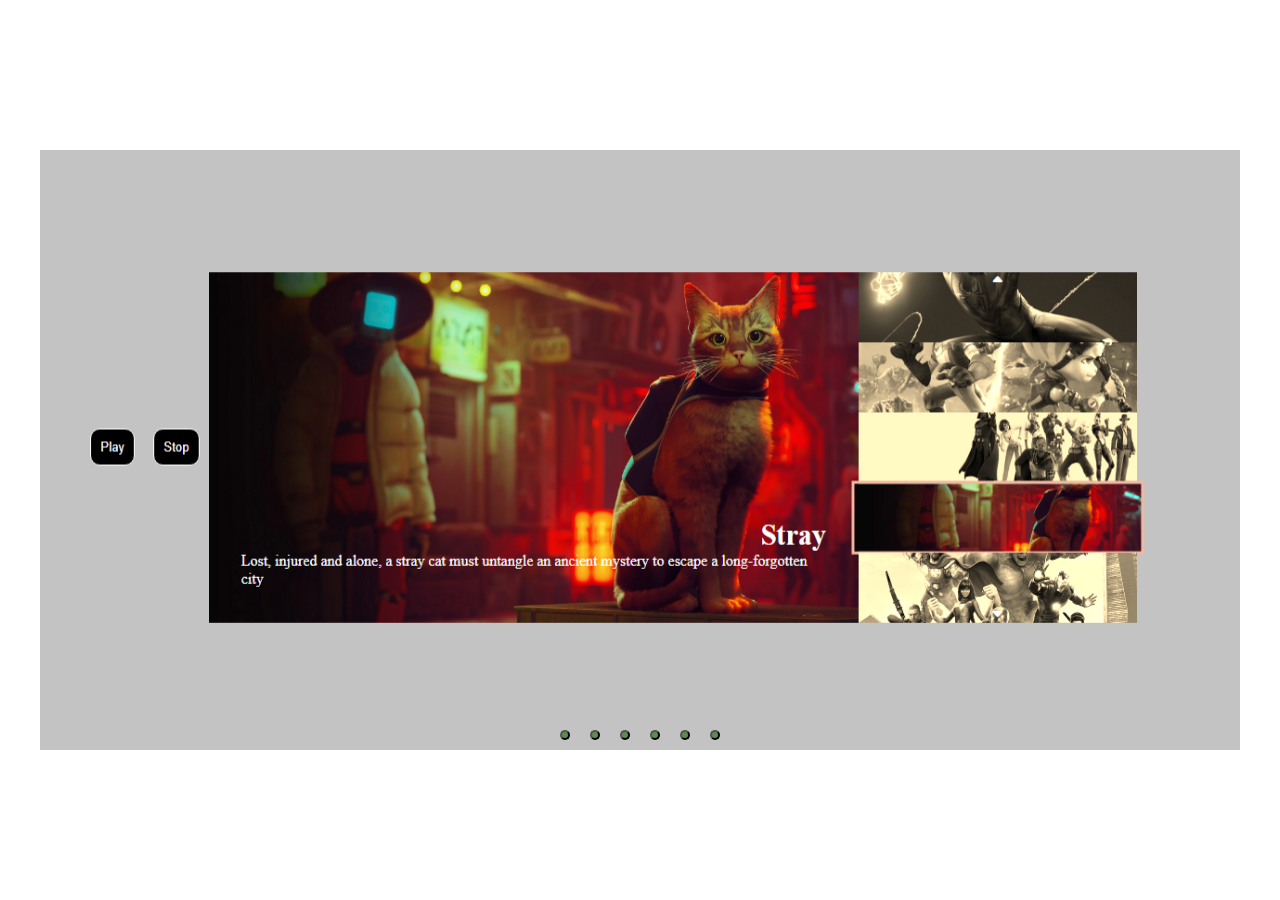
<file: ex-11 slider/index.html>
<!DOCTYPE html>
<html lang="en">
  <head>
    <meta charset="UTF-8" />
    <meta name="viewport" content="width=device-width, initial-scale=1.0" />
    <meta http-equiv="X-UA-Compatible" content="ie=edge" />
    <link rel="stylesheet" href="style.css" />
    <script defer src="script.js"></script>
    <title>Carosel</title>
  </head>
  <body>
    <div class="container">
      <img class="slide" src="./img/Screenshot_20230212_175325.png" alt="" />
      <img class="slide" src="./img/Screenshot_20230212_180100.png" alt="" />
      <img class="slide" src="./img/Screenshot_20230212_180337.png" alt="" />
      <img class="slide" src="./img/Screenshot_20230212_181833.png" alt="" />
      <img class="slide" src="./img/Screenshot_20230212_182144.png" alt="" />
      <img class="slide" src="./img/Screenshot_20230212_183637.png" alt="" />
      <!-- <button class="btn-left">left</button>
      <button class="btn-right">right</button> -->
      <div class="pointer-container"></div>
    </div>
  </body>
</html>
</file>
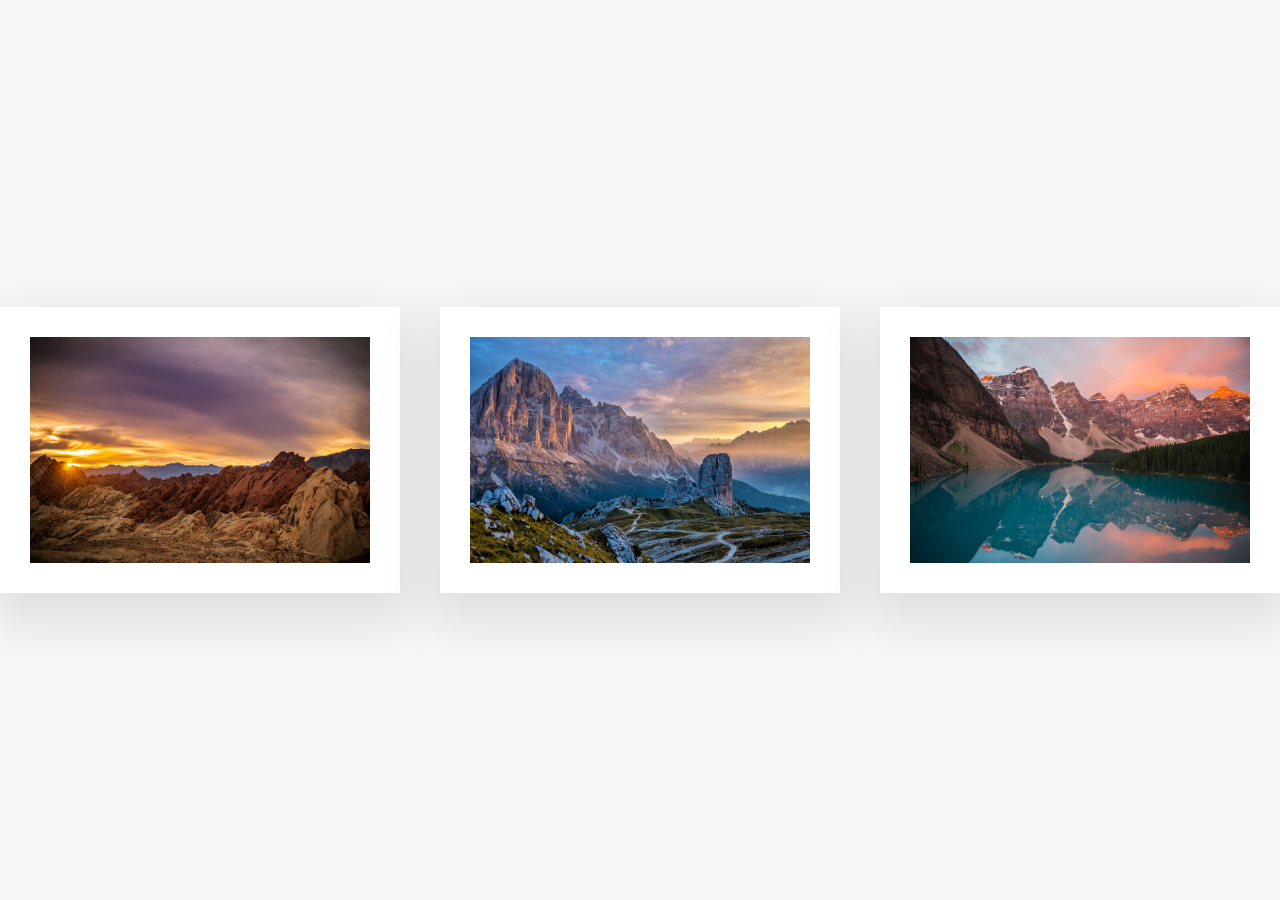
<file: ex-12(ajax_async_await)/index.html>
<!DOCTYPE html>
<html lang="en">
  <head>
    <meta charset="UTF-8" />
    <meta name="viewport" content="width=device-width, initial-scale=1.0" />
    <meta http-equiv="X-UA-Compatible" content="ie=edge" />
    <link rel="stylesheet" href="style.css" />
    <script defer src="script.js"></script>
    <title>Asynchronous JavaScript</title>
  </head>
  <body>
    <main class="container">
      <div class="countries">
        
        
       
      </div>
      <!-- <button class="btn-country">Where am I?</button> -->
      <div class="images"></div>
      <div class="chal"></div>
    </main>
  </body>
</html>
</file>
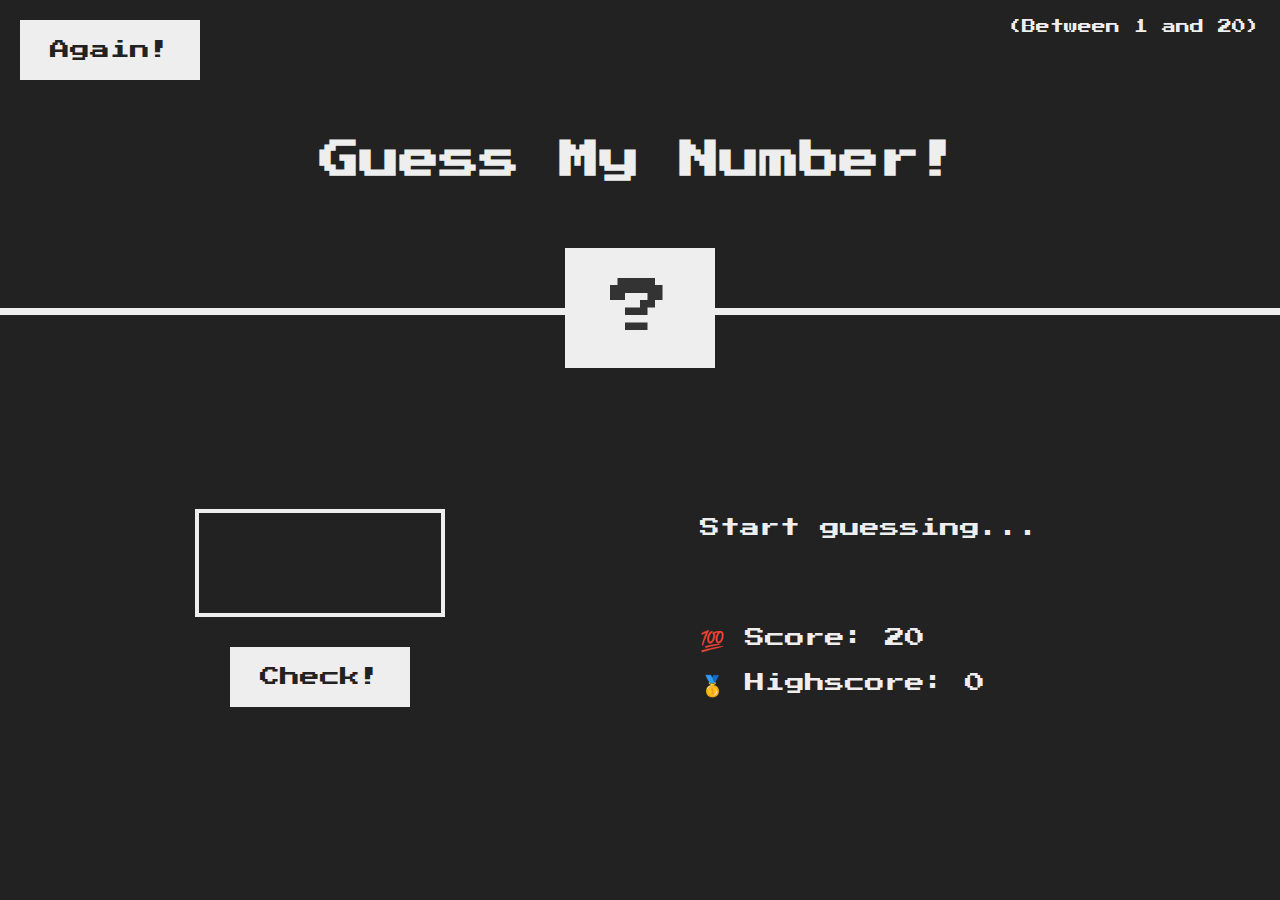
<file: ex-4(First-game)/index.html>
<!DOCTYPE html>
<html lang="en">
  <head>
    <meta charset="UTF-8" />
    <meta name="viewport" content="width=device-width, initial-scale=1.0" />
    <meta http-equiv="X-UA-Compatible" content="ie=edge" />
    <link rel="stylesheet" href="style.css" />
    <title>Guess My Number!</title>
  </head>
  <body>
    <header>
      <h1>Guess My Number!</h1>
      <p class="between">(Between 1 and 20)</p>
      <button class="btn again">Again!</button>
      <div class="number">?</div>
    </header>
    <main>
      <section class="left">
        <input type="number" class="guess" />
        <button class="btn check">Check!</button>
      </section>
      <section class="right">
        <p class="message">Start guessing...</p>
        <p class="label-score">💯 Score: <span class="score">20</span></p>
        <p class="label-highscore">
          🥇 Highscore: <span class="highscore">0</span>
        </p>
      </section>
    </main>
    <script src="script.js"></script>
  </body>
</html>
</file>
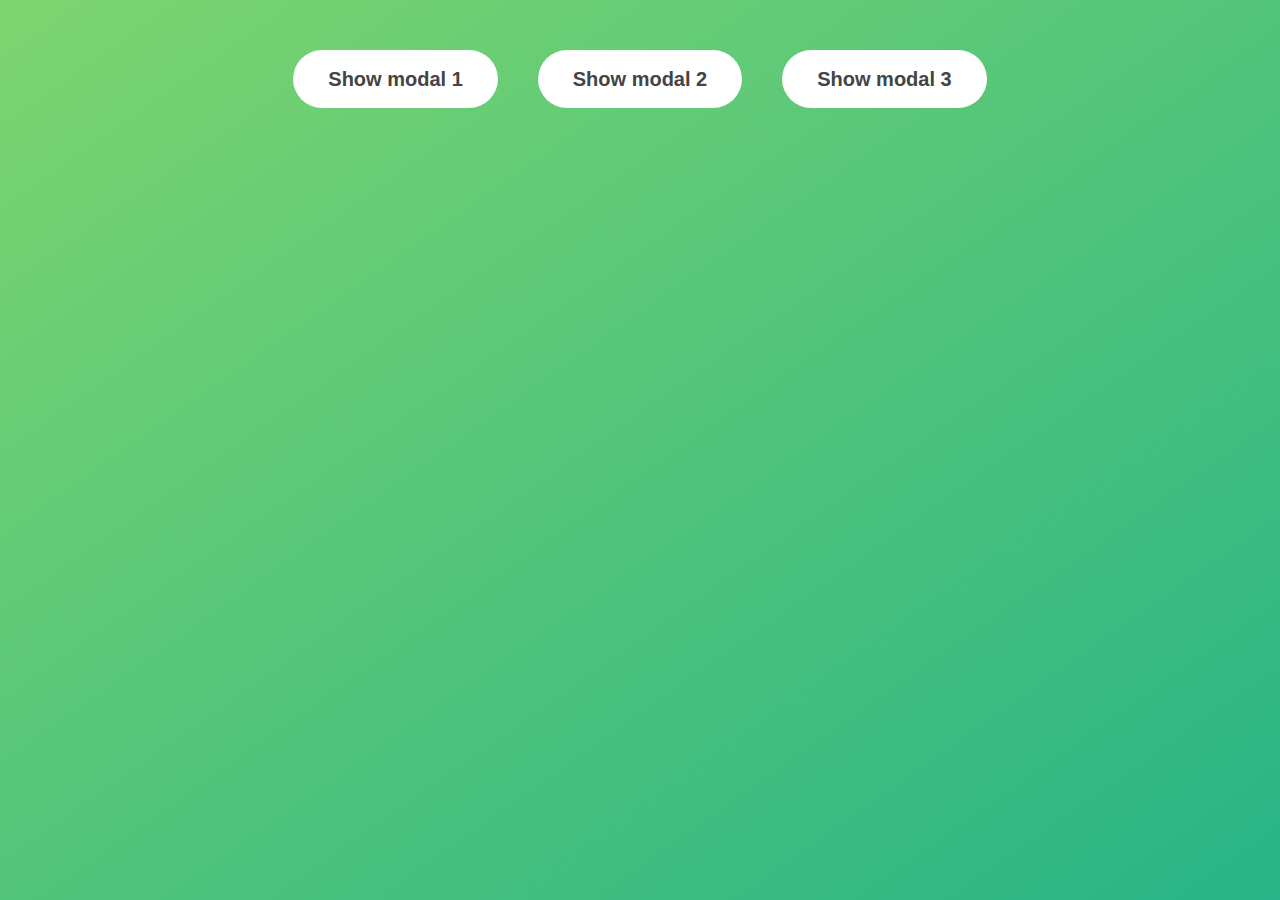
<file: ex-5(Modal)/index.html>
<!DOCTYPE html>
<html lang="en">
  <head>
    <meta charset="UTF-8" />
    <meta name="viewport" content="width=device-width, initial-scale=1.0" />
    <meta http-equiv="X-UA-Compatible" content="ie=edge" />
    <link rel="stylesheet" href="style.css" />
    <title>Modal window</title>
  </head>
  <body>
    <button class="show-modal">Show modal 1</button>
    <button class="show-modal">Show modal 2</button>
    <button class="show-modal">Show modal 3</button>

    <div class="modal hidden">
      <button class="close-modal">&times;</button>
      <h1>I'm a modal window 😍</h1>
      <p class="first">Lord of the ring💍</p>
      <p class="second">Avatar👾</p>
      <p class="third">American Psycho 🔮</p>
    </div>
    <div class="overlay hidden"></div>

    <script src="script.js"></script>
  </body>
</html>
</file>
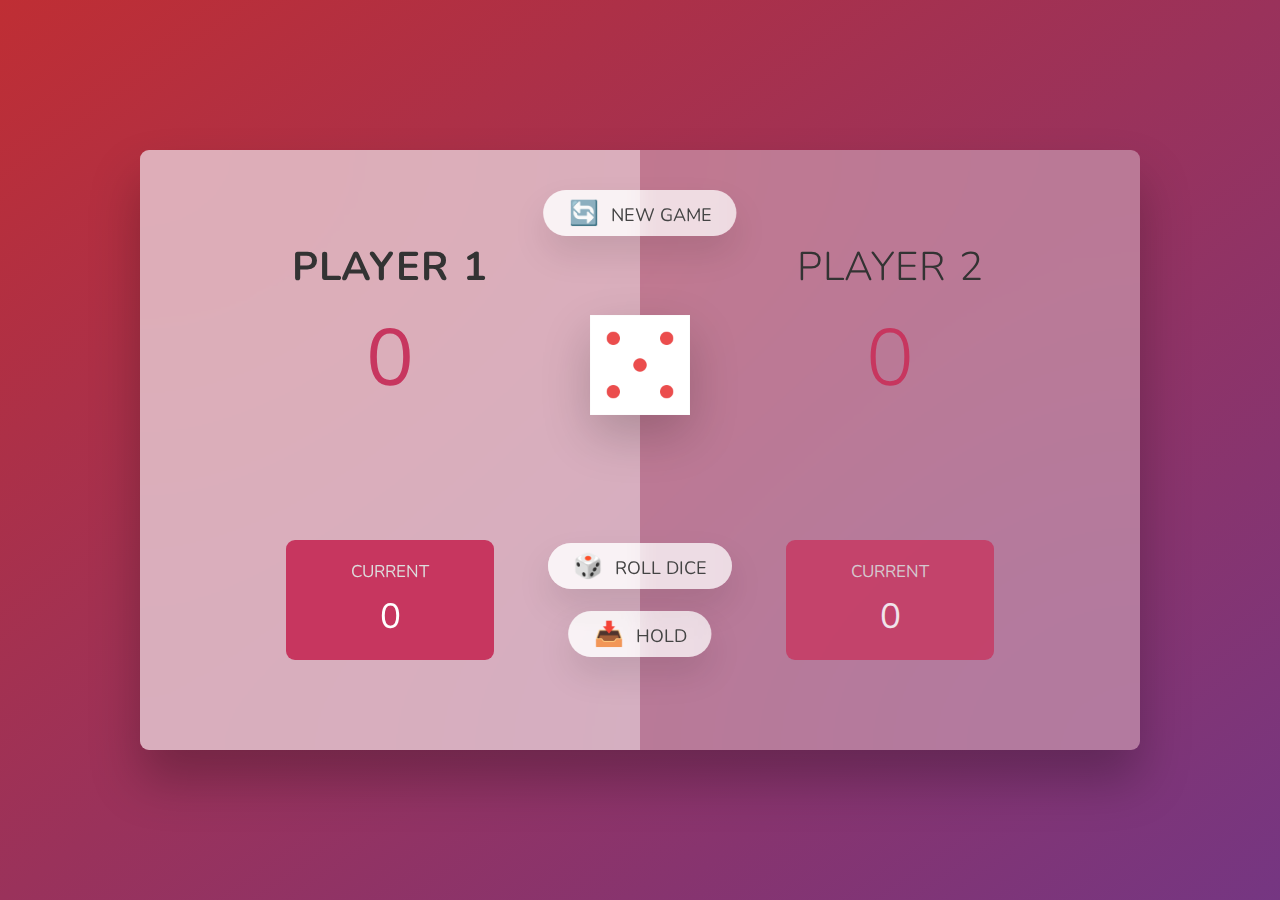
<file: ex-6(second game)/index.html>
<!DOCTYPE html>
<html lang="en">
  <head>
    <meta charset="UTF-8" />
    <meta name="viewport" content="width=device-width, initial-scale=1.0" />
    <meta http-equiv="X-UA-Compatible" content="ie=edge" />
    <link rel="stylesheet" href="style.css" />
    <title>Pig Game</title>
  </head>
  <body>
    <main>
      <section class="player player--0 player--active">
        <h2 class="name" id="name--0">Player 1</h2>
        <p class="score" id="score--0"></p>
        <div class="current">
          <p class="current-label">Current</p>
          <p class="current-score" id="current--0">0</p>
        </div>
      </section>
      <section class="player player--1">
        <h2 class="name" id="name--1">Player 2</h2>
        <p class="score" id="score--1">0</p>
        <div class="current">
          <p class="current-label">Current</p>
          <p class="current-score" id="current--1">0</p>
        </div>
      </section>

      <img src="img/dice-5.png" alt="Playing dice" class="dice" />
      <button class="btn btn--new">🔄 New game</button>
      <button class="btn btn--roll">🎲 Roll dice</button>
      <button class="btn btn--hold">📥 Hold</button>
    </main>
    <script src="script.js"></script>
  </body>
</html>
</file>
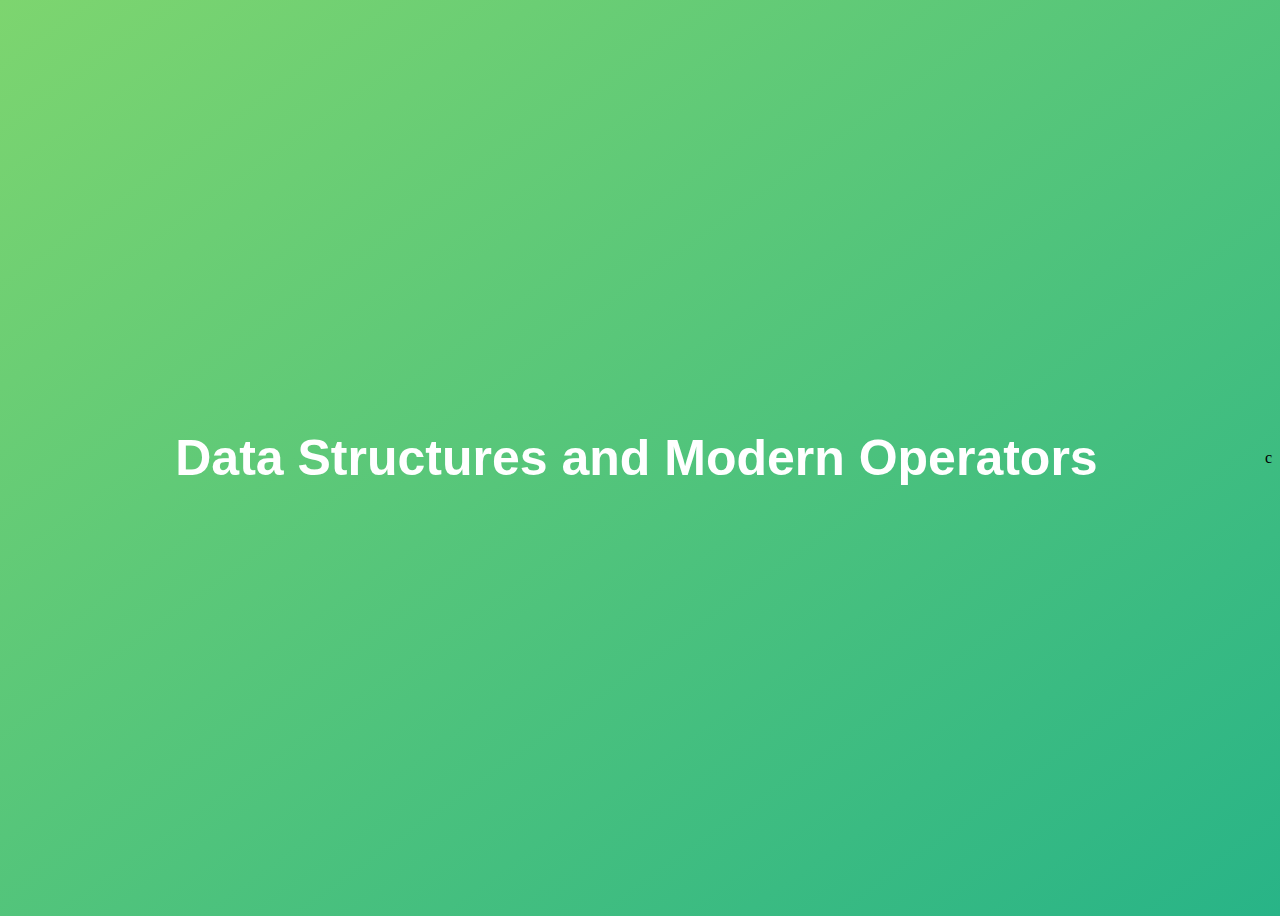
<file: ex-7/index.html>
<!DOCTYPE html>
<html lang="en">
  <head>
    <meta charset="UTF-8" />
    <meta name="viewport" content="width=device-width, initial-scale=1.0" />
    <meta http-equiv="X-UA-Compatible" content="ie=edge" />
    <title>Data Structures and Modern Operators</title>
    <style>
      body {
        height: 100vh;
        display: flex;
        align-items: center;
        background: linear-gradient(to top left, #28b487, #7dd56f);
      }
      h1 {
        font-family: sans-serif;
        font-size: 50px;
        line-height: 1.3;
        width: 100%;
        padding: 30px;
        text-align: center;
        color: white;
      }
      button {
        width: 50px;
        height: 20px;
        margin: 10px;
      }
      textarea {
        width: 300px;
        height: 100px;
      }
    </style>
  </head>
  <body>
    <h1>Data Structures and Modern Operators</h1>
    <script src="script.js"></script>
    <script src="coding-challange.js"></script>
    c
  </body>
</html>
</file>
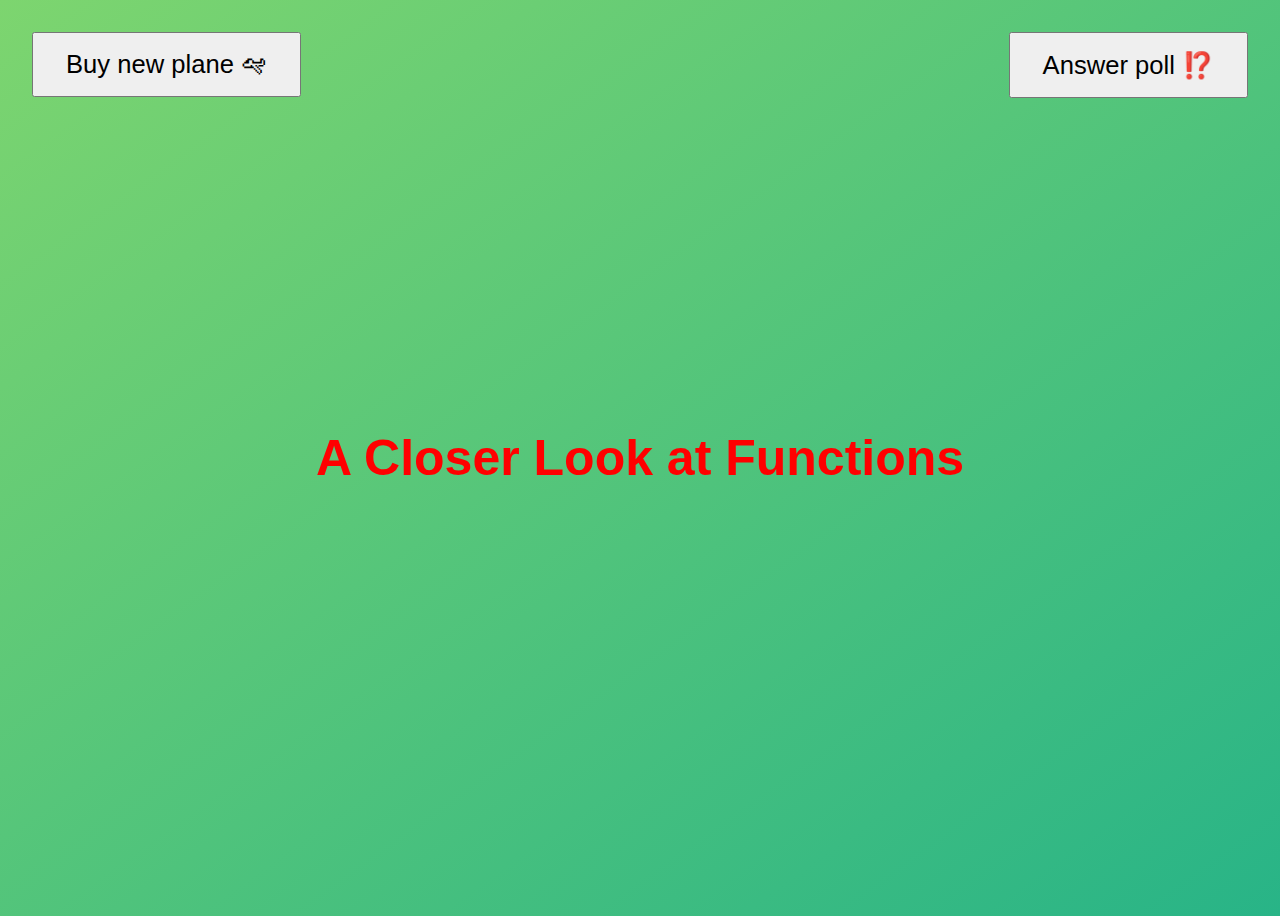
<file: ex-8(callback_function)/index.html>
<!DOCTYPE html>
<html lang="en">
  <head>
    <meta charset="UTF-8" />
    <meta name="viewport" content="width=device-width, initial-scale=1.0" />
    <meta http-equiv="X-UA-Compatible" content="ie=edge" />
    <title>A Closer Look at Functions</title>
    <style>
      body {
        height: 100vh;
        display: flex;
        align-items: center;
        background: linear-gradient(to top left, #28b487, #7dd56f);
      }
      h1 {
        font-family: sans-serif;
        font-size: 50px;
        line-height: 1.3;
        width: 100%;
        padding: 30px;
        text-align: center;
        color: white;
      }
      .buy,
      .poll {
        font-size: 1.6rem;
        padding: 1rem 2rem;
        position: absolute;
        top: 2rem;
      }
      .buy {
        left: 2rem;
      }
      .poll {
        right: 2rem;
      }
    </style>
  </head>
  <body>
    <h1>A Closer Look at Functions</h1>
    <button class="buy">Buy new plane 🛩</button>
    <button class="poll">Answer poll ⁉️</button>
    <script src="script.js"></script>
    <script src="coding-challange.js"></script>
  </body>
</html>
</file>
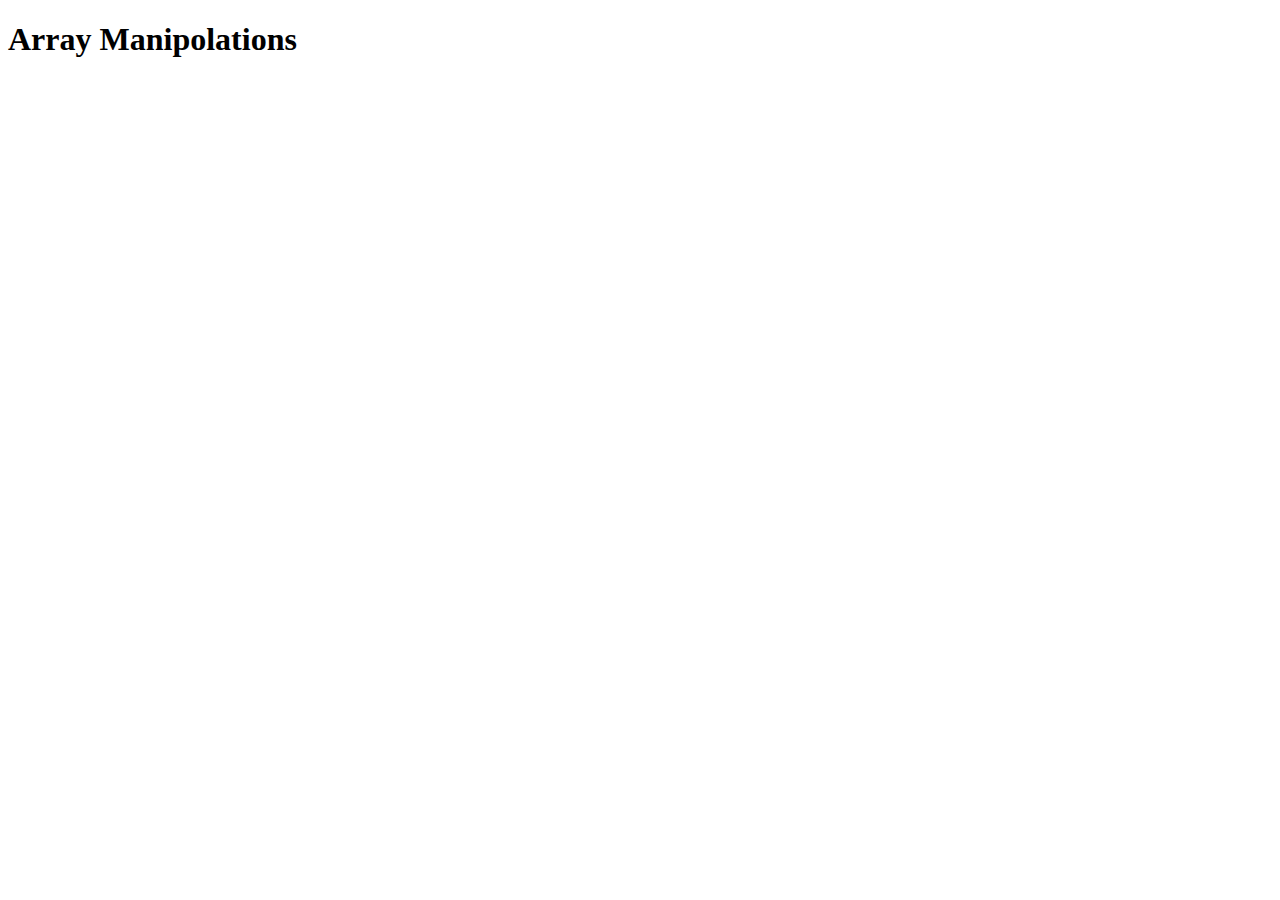
<file: ex-9 (array-manipolation)/index.html>
<!DOCTYPE html>
<html lang="en">
  <head>
    <meta charset="UTF-8" />
    <meta name="viewport" content="width=device-width, initial-scale=1.0" />
    <meta http-equiv="X-UA-Compatible" content="ie=edge" />
    <title>Array Manipolations</title>
    <style></style>
  </head>
  <body>
    <h1>Array Manipolations</h1>
    <script src="script.js"></script>
    <script src="coding-challange.js"></script>
  </body>
</html>
</file>
<file: ex-11 slider/style.css>
* {
  box-sizing: border-box;
  margin: 0;
  padding: 0;
}
body {
  display: flex;
  justify-content: center;
  align-items: center;
  height: 100vh;
}
.container {
  width: 1200px;
  height: 600px;
  background-color: blue;
  position: relative;
  overflow: hidden;
}

img {
  position: absolute;
  width: 100%;
  height: 100%;
  top: 0%;
  left: 0%;
  display: block;
  transition: transform 1s;
}
.btn-left {
  position: absolute;
  left: 0%;
  top: 50%;
  width: 100px;
  height: 50px;
}
.btn-right {
  position: absolute;
  right: 0%;
  top: 50%;
  width: 100px;
  height: 50px;
}
.hidden {
  display: none;
}
.pointer-container {
  position: absolute;
  bottom: 0%;
  right: 50%;
  transform: translate(50%, 0%);
}
.dot {
  margin: 10px;
  width: 10px;
  height: 10px;
  background-color: rgb(92, 143, 72);
  border-radius: 100%;
}
.dot-color {
  background-color: greenyellow;
}
</file>
<file: ex-12(ajax_async_await)/style.css>
* {
  margin: 0;
  padding: 0;
  box-sizing: inherit;
}

html {
  font-size: 62.5%;
  box-sizing: border-box;
}

body {
  font-family: system-ui;
  color: #555;
  background-color: #f7f7f7;
  min-height: 100vh;

  display: flex;
  align-items: center;
  justify-content: center;
}

.container {
  display: flex;
  flex-flow: column;
  align-items: center;
}

.countries {
  /* margin-bottom: 8rem; */
  display: flex;

  font-size: 2rem;
  opacity: 0;
  transition: opacity 1s;
}

.country {
  background-color: #fff;
  box-shadow: 0 2rem 5rem 1rem rgba(0, 0, 0, 0.1);
  font-size: 1.8rem;
  width: 30rem;
  border-radius: 0.7rem;
  margin: 0 3rem;
  /* overflow: hidden; */
}

.neighbour::before {
  content: 'Neighbour country';
  width: 100%;
  position: absolute;
  top: -4rem;

  text-align: center;
  font-size: 1.8rem;
  font-weight: 600;
  text-transform: uppercase;
  color: #888;
}

.neighbour {
  transform: scale(0.8) translateY(1rem);
  margin-left: 0;
}

.country__img {
  width: 30rem;
  height: 17rem;
  object-fit: cover;
  background-color: #eee;
  border-top-left-radius: 0.7rem;
  border-top-right-radius: 0.7rem;
}

.country__data {
  padding: 2.5rem 3.75rem 3rem 3.75rem;
}

.country__name {
  font-size: 2.7rem;
  margin-bottom: 0.7rem;
}

.country__region {
  font-size: 1.4rem;
  margin-bottom: 2.5rem;
  text-transform: uppercase;
  color: #888;
}

.country__row:not(:last-child) {
  margin-bottom: 1rem;
}

.country__row span {
  display: inline-block;
  margin-right: 2rem;
  font-size: 2.4rem;
}

.btn-country {
  border: none;
  font-size: 2rem;
  padding: 2rem 5rem;
  border-radius: 0.7rem;
  color: white;
  background-color: orangered;
  cursor: pointer;
}

.images {
  display: flex;
}

.images img {
  display: block;
  width: 80rem;
  margin: 4rem;
}

.images img.parallel {
  width: 40rem;
  margin: 2rem;
  border: 3rem solid white;
  box-shadow: 0 2rem 5rem 1rem rgba(0, 0, 0, 0.1);
}
</file>
<file: ex-4(First-game)/style.css>
@import url("https://fonts.googleapis.com/css?family=Press+Start+2P&display=swap");

* {
  margin: 0;
  padding: 0;
  box-sizing: inherit;
}

html {
  font-size: 62.5%;
  box-sizing: border-box;
}

body {
  font-family: "Press Start 2P", sans-serif;
  color: #eee;
  background-color: #222;
  /* background-color: #60b347; */
}

/* LAYOUT */
header {
  position: relative;
  height: 35vh;
  border-bottom: 7px solid #eee;
}

main {
  height: 65vh;
  color: #eee;
  display: flex;
  align-items: center;
  justify-content: space-around;
}

.left {
  width: 52rem;
  display: flex;
  flex-direction: column;
  align-items: center;
}

.right {
  width: 52rem;
  font-size: 2rem;
}

/* ELEMENTS STYLE */
h1 {
  font-size: 4rem;
  text-align: center;
  position: absolute;
  width: 100%;
  top: 52%;
  left: 50%;
  transform: translate(-50%, -50%);
}

.number {
  background: #eee;
  color: #333;
  font-size: 6rem;
  width: 15rem;
  padding: 3rem 0rem;
  text-align: center;
  position: absolute;
  bottom: 0;
  left: 50%;
  transform: translate(-50%, 50%);
}

.between {
  font-size: 1.4rem;
  position: absolute;
  top: 2rem;
  right: 2rem;
}

.again {
  position: absolute;
  top: 2rem;
  left: 2rem;
}

.guess {
  background: none;
  border: 4px solid #eee;
  font-family: inherit;
  color: inherit;
  font-size: 5rem;
  padding: 2.5rem;
  width: 25rem;
  text-align: center;
  display: block;
  margin-bottom: 3rem;
}

.btn {
  border: none;
  background-color: #eee;
  color: #222;
  font-size: 2rem;
  font-family: inherit;
  padding: 2rem 3rem;
  cursor: pointer;
}

.btn:hover {
  background-color: #ccc;
}

.message {
  margin-bottom: 8rem;
  height: 3rem;
}

.label-score {
  margin-bottom: 2rem;
}
.bg-green {
  background-color: rgb(138, 222, 11);
}
.d-none {
  display: none;
}
</file>
<file: ex-5(Modal)/style.css>
* {
  margin: 0;
  padding: 0;
  box-sizing: inherit;
}

html {
  font-size: 62.5%;
  box-sizing: border-box;
}

body {
  font-family: sans-serif;
  color: #333;
  line-height: 1.5;
  height: 100vh;
  position: relative;
  display: flex;
  align-items: flex-start;
  justify-content: center;
  background: linear-gradient(to top left, #28b487, #7dd56f);
}

.show-modal {
  font-size: 2rem;
  font-weight: 600;
  padding: 1.75rem 3.5rem;
  margin: 5rem 2rem;
  border: none;
  background-color: #fff;
  color: #444;
  border-radius: 10rem;
  cursor: pointer;
}

.close-modal {
  position: absolute;
  top: 1.2rem;
  right: 2rem;
  font-size: 5rem;
  color: #333;
  cursor: pointer;
  border: none;
  background: none;
}

h1 {
  font-size: 2.5rem;
  margin-bottom: 2rem;
}

p {
  font-size: 1.8rem;
}

/* -------------------------- */
/* CLASSES TO MAKE MODAL WORK */
.hidden {
  display: none;
}

.modal {
  position: absolute;
  top: 50%;
  left: 50%;
  transform: translate(-50%, -50%);
  width: 70%;

  background-color: white;
  padding: 6rem;
  border-radius: 5px;
  box-shadow: 0 3rem 5rem rgba(0, 0, 0, 0.3);
  z-index: 10;
}

.overlay {
  position: absolute;
  top: 0;
  left: 0;
  width: 100%;
  height: 100%;
  background-color: rgba(0, 0, 0, 0.6);
  backdrop-filter: blur(3px);
  z-index: 5;
}
</file>
<file: ex-6(second game)/style.css>
@import url('https://fonts.googleapis.com/css2?family=Nunito&display=swap');

* {
  margin: 0;
  padding: 0;
  box-sizing: inherit;
}

html {
  font-size: 62.5%;
  box-sizing: border-box;
}

body {
  font-family: 'Nunito', sans-serif;
  font-weight: 400;
  height: 100vh;
  color: #333;
  background-image: linear-gradient(to top left, #753682 0%, #bf2e34 100%);
  display: flex;
  align-items: center;
  justify-content: center;
}

/* LAYOUT */
main {
  position: relative;
  width: 100rem;
  height: 60rem;
  background-color: rgba(255, 255, 255, 0.35);
  backdrop-filter: blur(200px);
  filter: blur();
  box-shadow: 0 3rem 5rem rgba(0, 0, 0, 0.25);
  border-radius: 9px;
  overflow: hidden;
  display: flex;
}

.player {
  flex: 50%;
  padding: 9rem;
  display: flex;
  flex-direction: column;
  align-items: center;
  transition: all 0.75s;
}

/* ELEMENTS */
.name {
  position: relative;
  font-size: 4rem;
  text-transform: uppercase;
  letter-spacing: 1px;
  word-spacing: 2px;
  font-weight: 300;
  margin-bottom: 1rem;
}

.score {
  font-size: 8rem;
  font-weight: 300;
  color: #c7365f;
  margin-bottom: auto;
}

.player--active {
  background-color: rgba(255, 255, 255, 0.4);
}
.player--active .name {
  font-weight: 700;
}
.player--active .score {
  font-weight: 400;
}

.player--active .current {
  opacity: 1;
}

.current {
  background-color: #c7365f;
  opacity: 0.8;
  border-radius: 9px;
  color: #fff;
  width: 65%;
  padding: 2rem;
  text-align: center;
  transition: all 0.75s;
}

.current-label {
  text-transform: uppercase;
  margin-bottom: 1rem;
  font-size: 1.7rem;
  color: #ddd;
}

.current-score {
  font-size: 3.5rem;
}

/* ABSOLUTE POSITIONED ELEMENTS */
.btn {
  position: absolute;
  left: 50%;
  transform: translateX(-50%);
  color: #444;
  background: none;
  border: none;
  font-family: inherit;
  font-size: 1.8rem;
  text-transform: uppercase;
  cursor: pointer;
  font-weight: 400;
  transition: all 0.2s;

  background-color: white;
  background-color: rgba(255, 255, 255, 0.6);
  backdrop-filter: blur(10px);

  padding: 0.7rem 2.5rem;
  border-radius: 50rem;
  box-shadow: 0 1.75rem 3.5rem rgba(0, 0, 0, 0.1);
}

.btn::first-letter {
  font-size: 2.4rem;
  display: inline-block;
  margin-right: 0.7rem;
}

.btn--new {
  top: 4rem;
}
.btn--roll {
  top: 39.3rem;
}
.btn--hold {
  top: 46.1rem;
}

.btn:active {
  transform: translate(-50%, 3px);
  box-shadow: 0 1rem 2rem rgba(0, 0, 0, 0.15);
}

.btn:focus {
  outline: none;
}

.dice {
  position: absolute;
  left: 50%;
  top: 16.5rem;
  transform: translateX(-50%);
  height: 10rem;
  box-shadow: 0 2rem 5rem rgba(0, 0, 0, 0.2);
}

.player--winner {
  background-color: #2f2f2f;
}

.player--winner .name {
  font-weight: 700;
  color: #c7365f;
}
</file>
